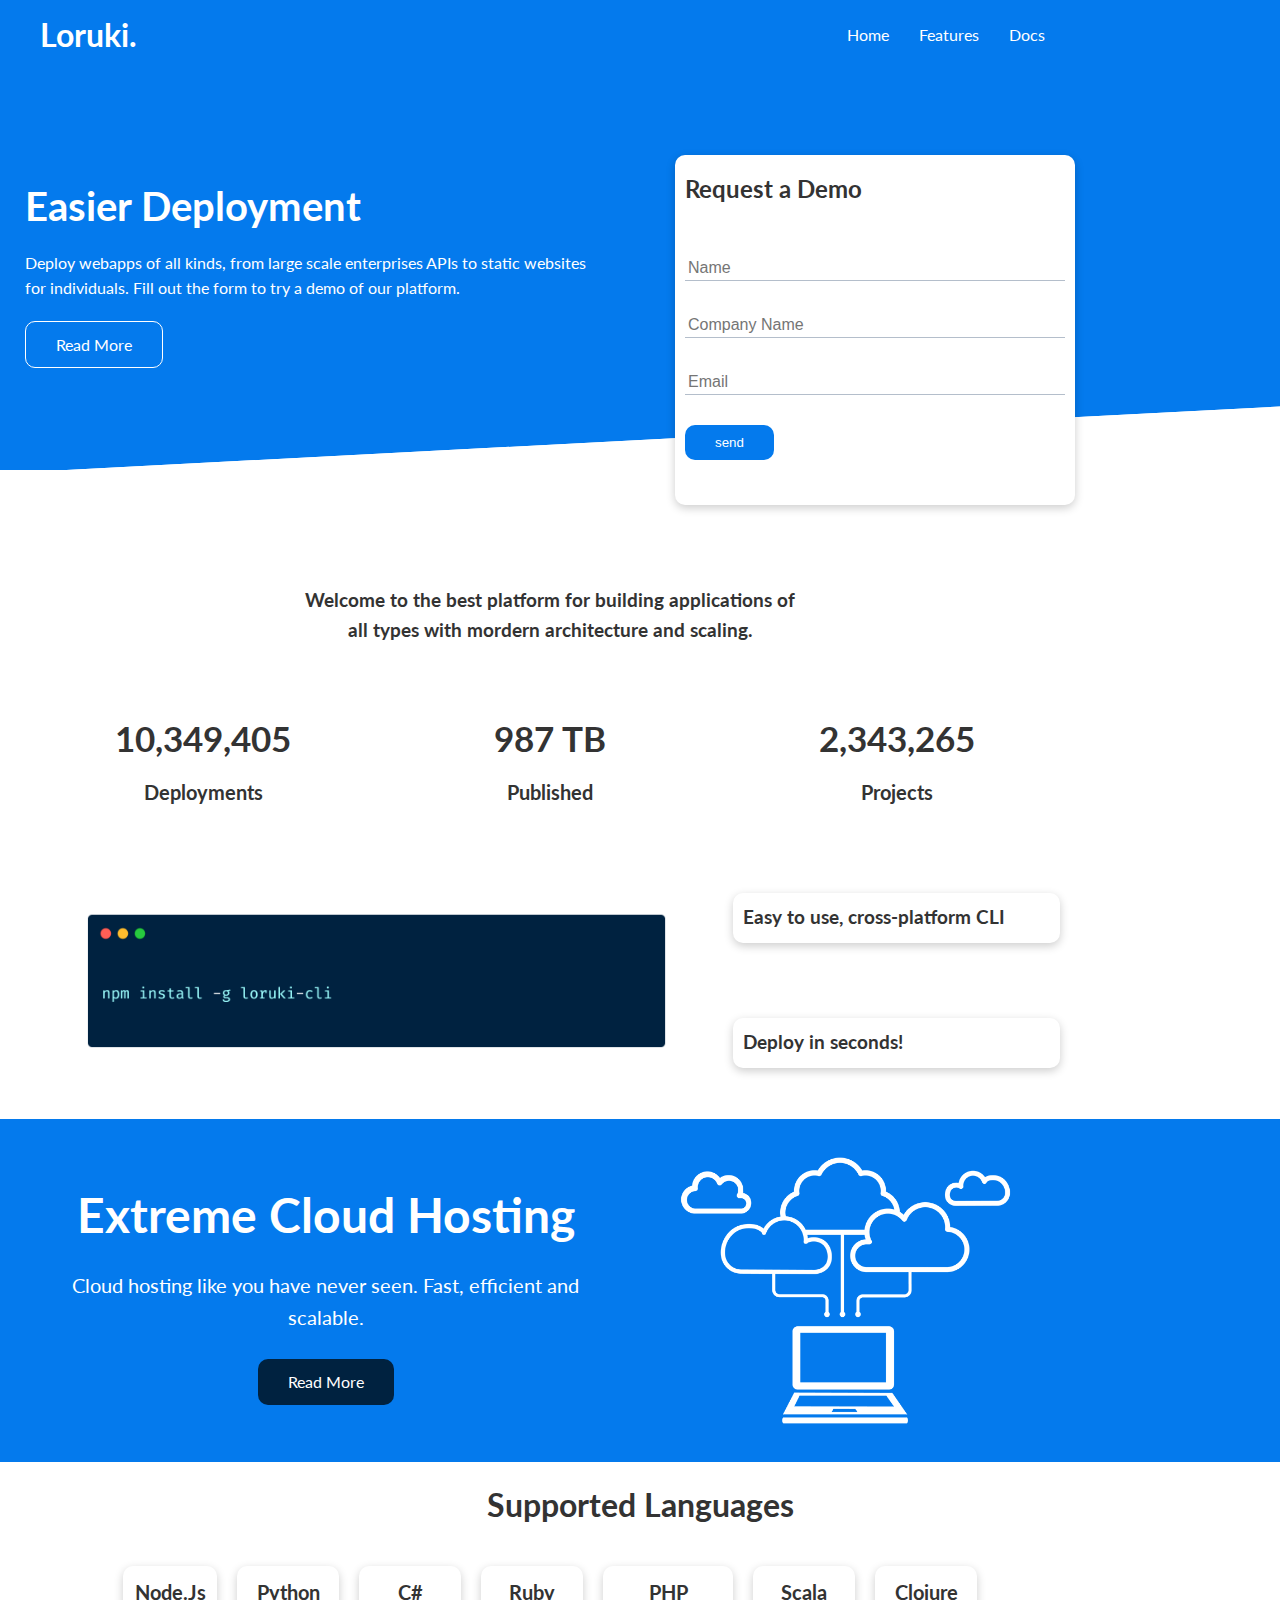
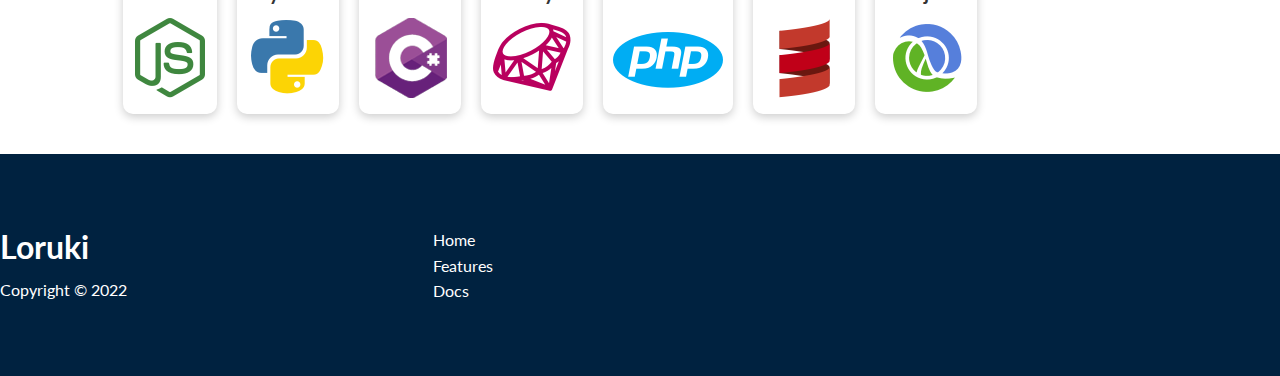
<file: index.html>
<!DOCTYPE html>
<html lang="en">
<head>
    <meta charset="UTF-8">
    <meta http-equiv="X-UA-Compatible" content="IE=edge">
    <meta name="viewport" content="width=device-width, initial-scale=1.0">
    <link rel="stylesheet" href="https://cdnjs.cloudflare.com/ajax/libs/font-awesome/6.0.0-beta3/css/all.min.css" integrity="sha512-Fo3rlrZj/k7ujTnHg4CGR2D7kSs0v4LLanw2qksYuRlEzO+tcaEPQogQ0KaoGN26/zrn20ImR1DfuLWnOo7aBA==" crossorigin="anonymous" referrerpolicy="no-referrer" />
    <link rel="stylesheet" href="css/style.css">
    <link rel="stylesheet" href="css/utilities.css">
    <title>Loruki | Cloud Hosting For Everyone</title>
</head>
<body>
    <!--NAVBAR-->
    <div class="navbar">
        <div class="container flex">
            <h1 class="logo">Loruki.</h1>
            <nav>
                <ul>
                    <li><a href="index.html">Home</a></li>
                    <li><a href="features.html">Features</a></li>
                    <li><a href="docs.html">Docs</a></li>
                    
                </ul>
            </nav>
        </div>
    </div>

    <!--SHOWCASE-->
    <section class="showcase">
        <div class="container grid">
            <div class="showcase-text">
                <h1>Easier Deployment</h1>
                <p>Deploy webapps of all kinds, from large scale enterprises APIs to static websites for individuals. Fill out the form to  try a demo of our platform.</p>
                <a href="features.html" class="btn btn-outline">Read More</a>
            </div>

            <div class="showcase-form card">
                <h2>Request a Demo</h2>
                <form name="contact" method="POST" netlify-honeypot="bot-field" data-netlify="true">
                    <input type="hidden" name="form-name" value="contact">
                    <p class="hidden">
                        <label>
                          Don’t fill this out if you’re human: <input name="bot-field" />
                        </label>
                      </p>
                    <div class="form-control">
                        <input type="text" name="name" placeholder="Name" required>
                    </div>
                    <div class="form-control">
                        <input type="text" name="company" placeholder="Company Name" required>
                    </div>
                    <div class="form-control">
                        <input type="email" name="email" placeholder="Email" required>
                    </div>
                    <input type="submit" value="send" class="btn btn-primary">
                </form>
            </div>

        </div>
    </section>

    <!--STATS-->
    <section class="stats">
        <div class="container">
            <h3 class="stats-heading text-center my-1">
                Welcome to the best platform for building applications of all types with mordern architecture and scaling.
            </h3>

            <div class="grid grid-3 text-center my-4">
                <div>
                    <i class="fas fa-server fa-3x"></i>
                    <h3>10,349,405</h3>
                    <p class="text-scondary">Deployments</p>
                </div>
                <div>
                    <i class="fas fa-upload fa-3x"></i>
                    <h3>987 TB</h3>
                    <p class="text-scondary">Published</p>
                </div>
                <div>
                    <i class="fas fa-project-diagram fa-3x"></i>
                    <h3>2,343,265</h3>
                    <p class="text-scondary">Projects</p>
                </div>
            </div>
        </div>
    </section>

    <!-- CLI -->
    <section class="cli">
        <div class="container grid">
            <img src="images/cli.png" alt="Loruki Cli">
            <div class="card">
                <h3>Easy to use, cross-platform CLI</h3>
            </div>
            <div class="card">
                <h3>Deploy in seconds!</h3>
            </div>
        </div>
    </section>

    <section class="cloud bg-primary my-2 py-2">
        <div class="container grid">
            <div class="text-center">
                <h2 class="lg">Extreme Cloud Hosting</h2>
                <p class="lead my-1">Cloud hosting like you have never seen. Fast, efficient and scalable.</p>
                <a href="Docs.html" class="btn btn-dark">Read More</a>
            </div>
            <img src="images/cloud.png" alt="">
        </div>
    </section>

    <!-- LANGUAGES-->
    <section class="languages">
        <h2 class="md text-center my-2">Supported Languages</h2>
        <div class="container flex">
            <div class="card">
                <h4>Node.Js</h4>
                <img src="images/logos/node.png" alt="Node.Js">
            </div>
            
            <div class="card">
                <h4>Python</h4>
                <img src="images/logos/python.png" alt="Python">
            </div>
            
            <div class="card">
                <h4>C#</h4>
                <img src="images/logos/csharp.png" alt="C#">
            </div>
            
            <div class="card">
                <h4>Ruby</h4>
                <img src="images/logos/ruby.png" alt="Ruby">
            </div>
            
            <div class="card">
                <h4>PHP</h4>
                <img src="images/logos/php.png" alt="PHP">
            </div>
            
            <div class="card">
                <h4>Scala</h4>
                <img src="images/logos/scala.png" alt="Scala">
            </div>
            
            <div class="card">
                <h4>Clojure</h4>
                <img src="images/logos/clojure.png" alt="Clojure">
            </div>
            
        </div>
    </section>


    <!-- Footer-->
    <footer class="footer bg-dark py-5">
        <container class="grid grid-3">
            <div>
                <h1>Loruki</h1>
                <p>Copyright &copy; 2022</p>
            </div>

            <nav>
                <ul>
                    <li><a href="index.html">Home</a></li>
                    <li><a href="features.html">Features</a></li>
                    <li><a href="docs.html">Docs</a></li>
                </ul>
            </nav>

            <div class="social">
                <a href=""><i class="fab fa-github fa-2x"></i></a>
                <a href=""><i class="fab fa-facebook fa-2x"></i></a>
                <a href=""><i class="fab fa-instagram fa-2x"></i></a>
                <a href=""><i class="fab fa-twitter fa-2x"></i></a>
            </div>
        </container>
    </footer>
    
</body>
</html>
</file>
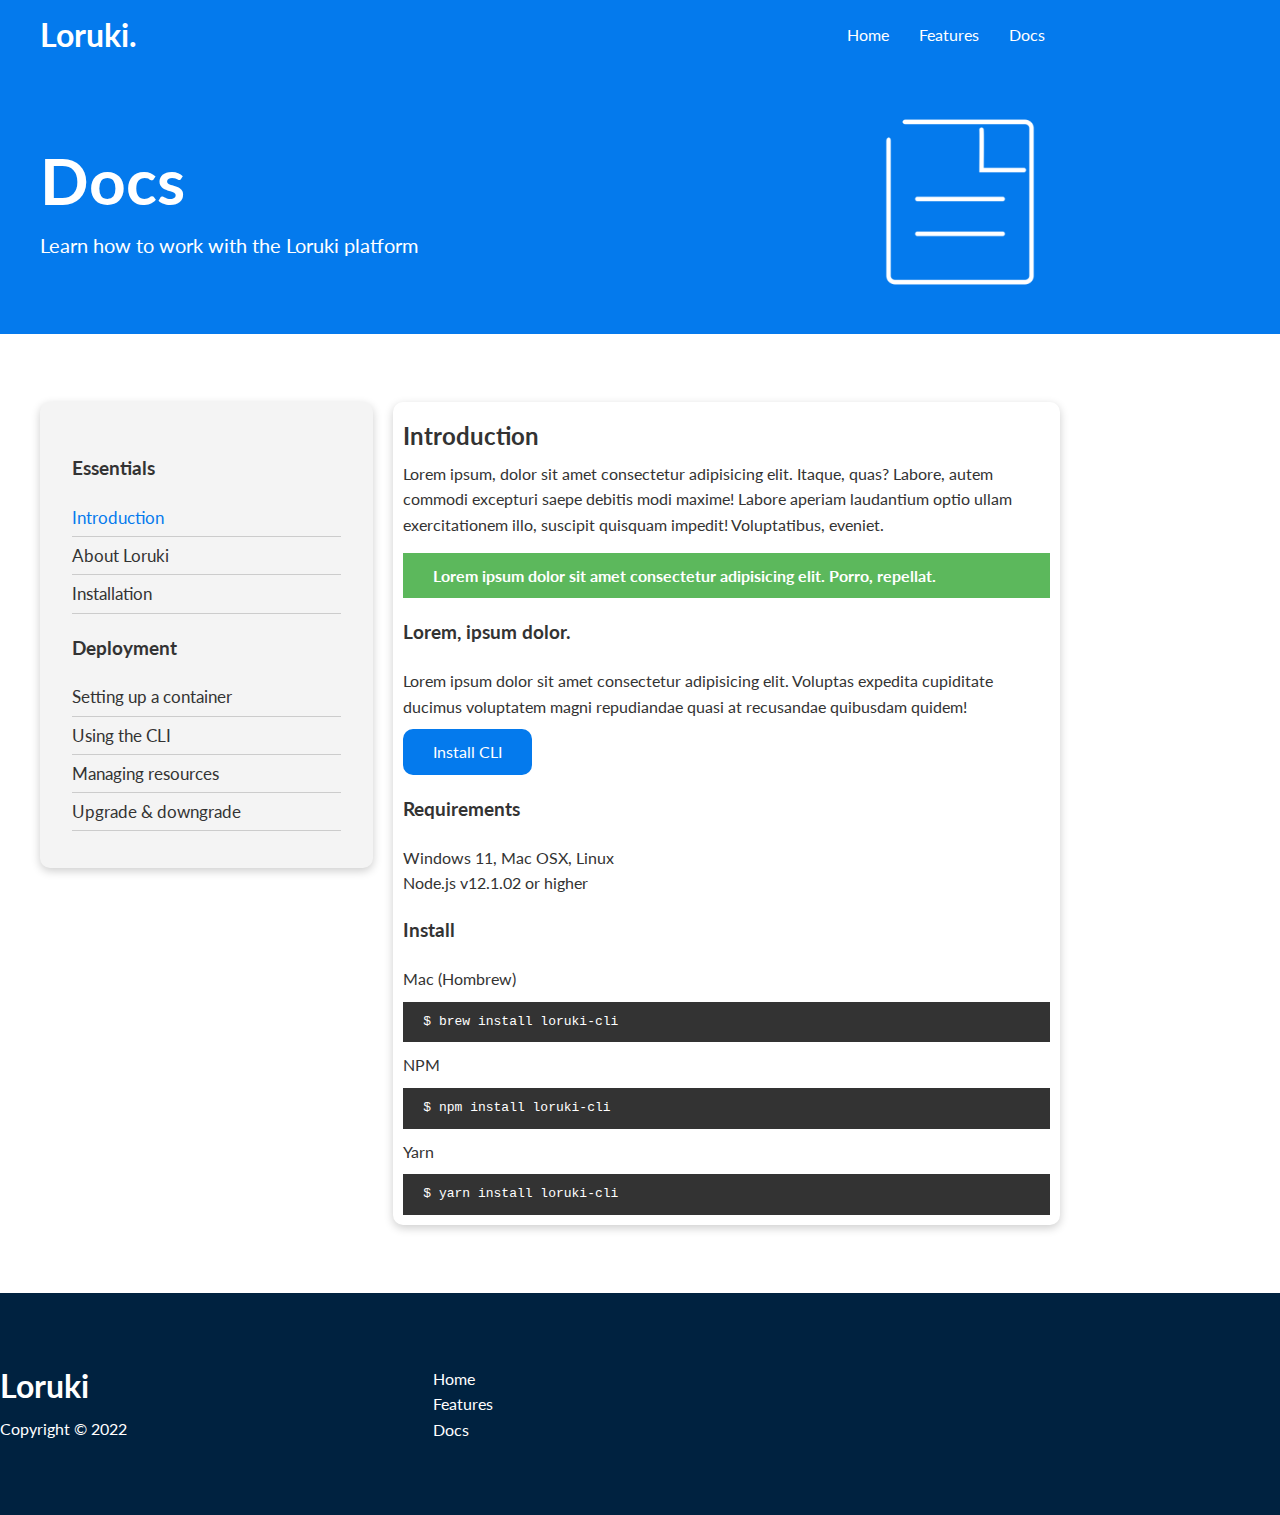
<file: docs.html>
<!DOCTYPE html>
<html lang="en">
<head>
    <meta charset="UTF-8">
    <meta http-equiv="X-UA-Compatible" content="IE=edge">
    <meta name="viewport" content="width=device-width, initial-scale=1.0">
    <link rel="stylesheet" href="https://cdnjs.cloudflare.com/ajax/libs/font-awesome/6.0.0-beta3/css/all.min.css" integrity="sha512-Fo3rlrZj/k7ujTnHg4CGR2D7kSs0v4LLanw2qksYuRlEzO+tcaEPQogQ0KaoGN26/zrn20ImR1DfuLWnOo7aBA==" crossorigin="anonymous" referrerpolicy="no-referrer" />
    <link rel="stylesheet" href="css/style.css">
    <link rel="stylesheet" href="css/utilities.css">
    <title>Loruki | Cloud Hosting For Everyone</title>
</head>
<body>
    <!--NAVBAR-->
    <div class="navbar">
        <div class="container flex">
            <h1 class="logo">Loruki.</h1>
            <nav>
                <ul>
                    <li><a href="index.html">Home</a></li>
                    <li><a href="features.html">Features</a></li>
                    <li><a href="docs.html">Docs</a></li>
                    
                </ul>
            </nav>
        </div>
    </div>

    
    <!-- Head-->

    <section class="docs-head bg-primary py-3">
        <div class="container grid">
            <div>
                <h1 class="xl">Docs</h1>
                <p class="lead">Learn how to work with the Loruki platform</p>
            </div>
            <img src="images/docs.png" alt="Server Image">
        </div>
    </section>

    <!-- Docs Main-->

    <section class="docs-main my-4">
        <div class="container grid">
            <div class="card bg-light p-3">
                <h3 class="my-2">Essentials</h3>
                <nav>
                    <ul>
                        <li><a class="text-primary"href="#">Introduction</a></li>
                        <li><a href="#">About Loruki</a></li>
                        <li><a href="#">Installation</a></li>
                    </ul>
                </nav>

                <h3 class="my-2">Deployment</h3>
                <nav>
                    <ul>
                        <li><a href="#">Setting up a container</a></li>
                        <li><a href="#">Using the CLI</a></li>
                        <li><a href="#">Managing resources</a></li>
                        <li><a href="#">Upgrade & downgrade</a></li>
                    </ul>
                </nav>
            </div>

            <div class="card">
                <h2>Introduction</h2>
                <p>Lorem ipsum, dolor sit amet consectetur adipisicing elit. Itaque, quas? Labore, autem commodi excepturi saepe debitis modi maxime! Labore aperiam laudantium optio ullam exercitationem illo, suscipit quisquam impedit! Voluptatibus, eveniet.</p>

                <div class="alert alert-success">
                    <i class="fas fa-info"></i>Lorem ipsum dolor sit amet consectetur adipisicing elit. Porro, repellat.
                </div>

                <h3>Lorem, ipsum dolor.</h3>
                <p>Lorem ipsum dolor sit amet consectetur adipisicing elit. Voluptas expedita cupiditate ducimus voluptatem magni repudiandae quasi at recusandae quibusdam quidem!</p>
                <a href="#" class="btn btn-primary">Install CLI</a>

                <h3>Requirements</h3>
                <ul>
                    <li>Windows 11, Mac OSX, Linux</li>
                    <li>Node.js v12.1.02 or higher</li>
                </ul>

                <h3>Install</h3>
                <p>Mac (Hombrew)</p>
                <pre><code>$ brew install loruki-cli</code></pre>

                <p>NPM</p>
                <pre><code>$ npm install loruki-cli</code></pre>

                <p>Yarn</p>
                <pre><code>$ yarn install loruki-cli</code></pre>





            </div>
        </div>
    </section>

   <!-- Footer-->
    <footer class="footer bg-dark py-5">
        <container class="grid grid-3">
            <div>
                <h1>Loruki</h1>
                <p>Copyright &copy; 2022</p>
            </div>

            <nav>
                <ul>
                    <li><a href="index.html">Home</a></li>
                    <li><a href="features.html">Features</a></li>
                    <li><a href="docs.html">Docs</a></li>
                </ul>
            </nav>

            <div class="social">
                <a href=""><i class="fab fa-github fa-2x"></i></a>
                <a href=""><i class="fab fa-facebook fa-2x"></i></a>
                <a href=""><i class="fab fa-instagram fa-2x"></i></a>
                <a href=""><i class="fab fa-twitter fa-2x"></i></a>
            </div>
        </container>
    </footer>
    
</body>
</html>
</file>
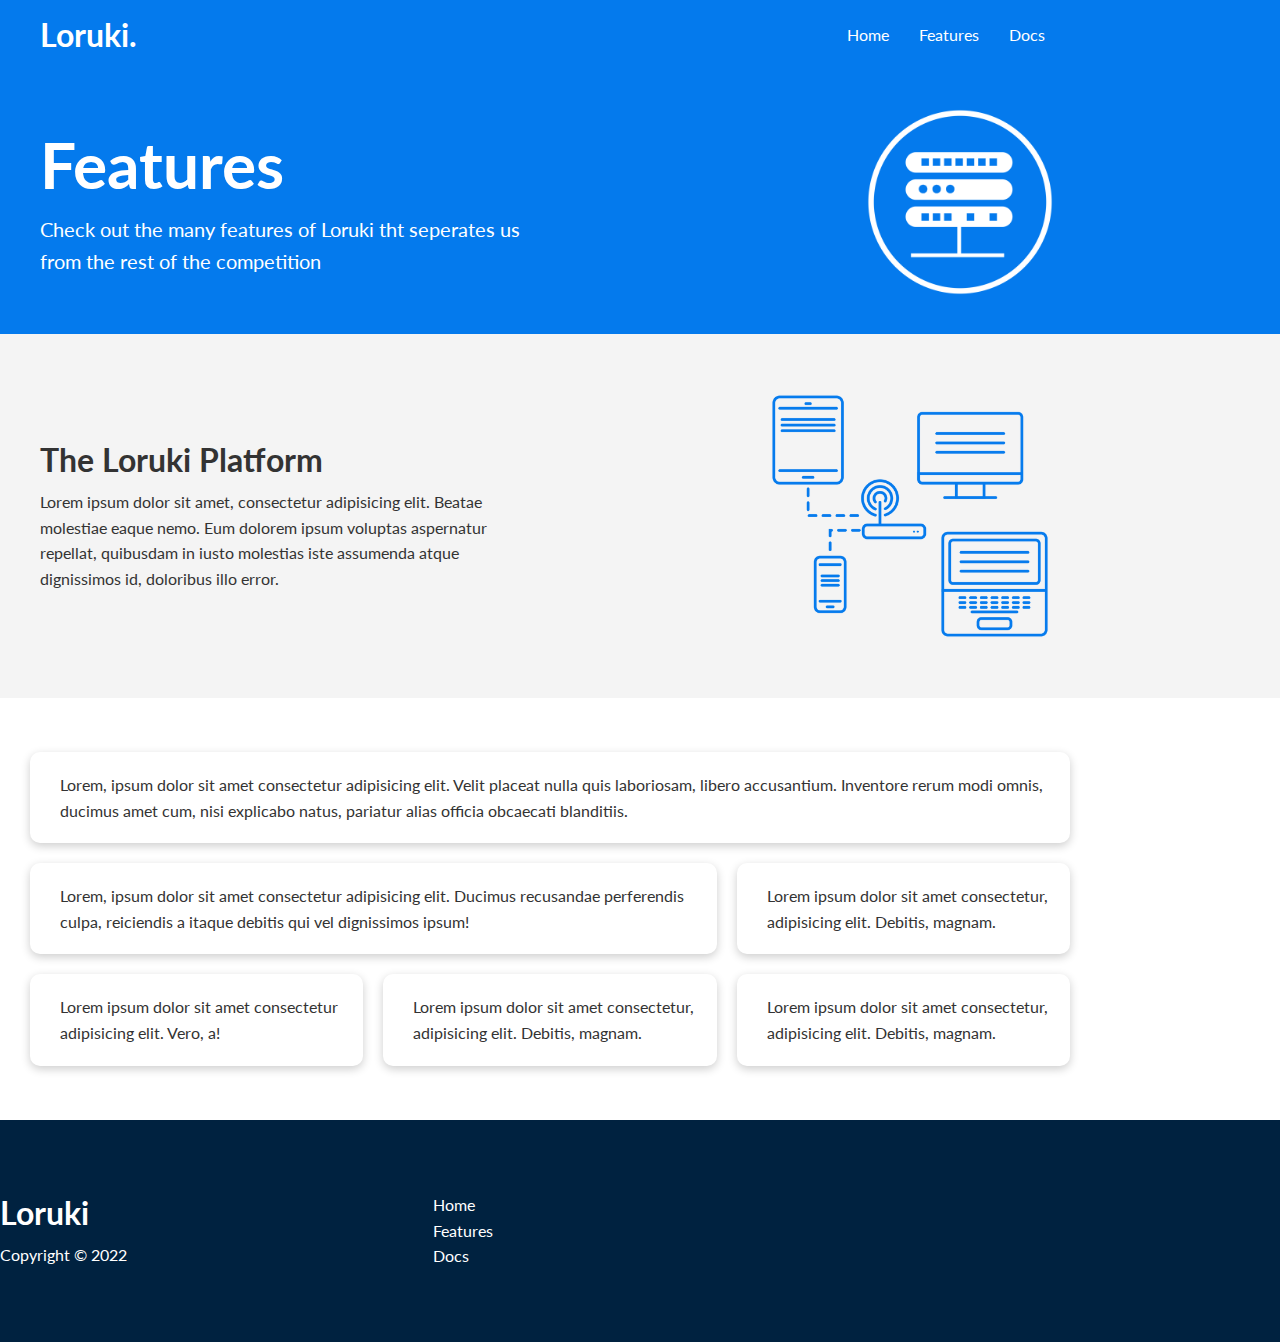
<file: features.html>
<!DOCTYPE html>
<html lang="en">
<head>
    <meta charset="UTF-8">
    <meta http-equiv="X-UA-Compatible" content="IE=edge">
    <meta name="viewport" content="width=device-width, initial-scale=1.0">
    <link rel="stylesheet" href="https://cdnjs.cloudflare.com/ajax/libs/font-awesome/6.0.0-beta3/css/all.min.css" integrity="sha512-Fo3rlrZj/k7ujTnHg4CGR2D7kSs0v4LLanw2qksYuRlEzO+tcaEPQogQ0KaoGN26/zrn20ImR1DfuLWnOo7aBA==" crossorigin="anonymous" referrerpolicy="no-referrer" />
    <link rel="stylesheet" href="css/style.css">
    <link rel="stylesheet" href="css/utilities.css">
    <title>Loruki | Cloud Hosting For Everyone</title>
</head>
<body>
    <!--NAVBAR-->
    <div class="navbar">
        <div class="container flex">
            <h1 class="logo">Loruki.</h1>
            <nav>
                <ul>
                    <li><a href="index.html">Home</a></li>
                    <li><a href="features.html">Features</a></li>
                    <li><a href="docs.html">Docs</a></li>
                    
                </ul>
            </nav>
        </div>
    </div>

    <!-- Head-->

    <section class="features-head bg-primary py-3">
        <div class="container grid">
            <div>
                <h1 class="xl">Features</h1>
                <p class="lead">Check out the many features of Loruki tht seperates us from the rest of the competition</p>
            </div>
            <img src="images/server.png" alt="Server Image">
        </div>
    </section>

    <!-- Sub Head-->
    <section class="features-sub-head bg-light py-3">
        <div class="container grid">
            <div>
                <h1 class="md">The Loruki Platform</h1>
                <p>Lorem ipsum dolor sit amet, consectetur adipisicing elit. Beatae molestiae eaque nemo. Eum dolorem ipsum voluptas aspernatur repellat, quibusdam in iusto molestias iste assumenda atque dignissimos id, doloribus illo error.</p>
            </div>
            <img src="images/server2.png" alt="Server Image">
        </div>
    </section>

    <section class="features-main my-2">
        <div class="container grid grid-3">
            <div class="card flex">
                <i class="fas fa-server fa-3x"></i>
                <p>Lorem, ipsum dolor sit amet consectetur adipisicing elit. Velit placeat nulla quis laboriosam, libero accusantium. Inventore rerum modi omnis, ducimus amet cum, nisi explicabo natus, pariatur alias officia obcaecati blanditiis.</p>
            </div>
            <div class="card flex">
                <i class="fas fa-network-wired fa-3x"></i>
                <p>  Lorem, ipsum dolor sit amet consectetur adipisicing elit. Ducimus
                    recusandae perferendis culpa, reiciendis a itaque debitis qui vel
                    dignissimos ipsum!</p>
            </div>
            <div class="card flex">
                <i class="fas fa-laptop-code fa-3x"></i>
                <p>  Lorem ipsum dolor sit amet consectetur, adipisicing elit. Debitis,
                    magnam.</p>
            </div>
            <div class="card flex">
                <i class="fas fa-database fa-3x"></i>
                <p>Lorem ipsum dolor sit amet consectetur adipisicing elit. Vero, a!</p>
            </div>
            <div class="card flex">
                <i class="fas fa-power-off fa-3x"></i>
                <p>Lorem ipsum dolor sit amet consectetur, adipisicing elit. Debitis,
                    magnam.</p>
            </div>
            <div class="card flex">
                <i class="fas fa-upload fa-3x"></i>
                <p>Lorem ipsum dolor sit amet consectetur, adipisicing elit. Debitis,
                    magnam.</p>
            </div>
        </div>
    </section>

  
   


    <!-- Footer-->
    <footer class="footer bg-dark py-5">
        <container class="grid grid-3">
            <div>
                <h1>Loruki</h1>
                <p>Copyright &copy; 2022</p>
            </div>

            <nav>
                <ul>
                    <li><a href="index.html">Home</a></li>
                    <li><a href="features.html">Features</a></li>
                    <li><a href="docs.html">Docs</a></li>
                </ul>
            </nav>

            <div class="social">
                <a href=""><i class="fab fa-github fa-2x"></i></a>
                <a href=""><i class="fab fa-facebook fa-2x"></i></a>
                <a href=""><i class="fab fa-instagram fa-2x"></i></a>
                <a href=""><i class="fab fa-twitter fa-2x"></i></a>
            </div>
        </container>
    </footer>
    
</body>
</html>
</file>
<file: css/style.css>
@import url('https://fonts.googleapis.com/css2?family=Lato:wght@300&display=swap');

:root{
    --primary-color: #047aed;
    --secondary-color: #1c3fa8;
    --dark-color: #002240;
    --light-color: #f4f4f4;
    --success-color: #5cb85c;
    --error-color: #d9534f;
}

*{
    box-sizing: border-box;
    padding: 0;
    margin: 0;
}

body{
    font-family: 'lato', sans-serif;
    color: #333;
    line-height: 1.6;
    margin: auto;
    
}

ul{
    list-style-type: none;
}
 a{
     text-decoration: none;
     color: #333;
 }

 h1, h2{
     font-weight: 300px;
     line-height: 1.2;
     margin: 10px 0;
 }

 p{
     margin: 10px 0;
 }

 img{
     width: 100%;
 }

 code, pre {
     background-color: #333;
     color: #fff;
     padding: 10px;
 }

 .hidden{
     visibility: hidden;
     height: 0;
 }


 /* NAVBAR */

 .navbar{
     background-color: var(--primary-color);
     color: #fff;
     height: 70px;
 }

 .navbar ul{
     display: flex;
 }

.navbar a{
    color: #fff;
    padding: 10px;
    margin: 0 5px;
}

.navbar a:hover{
    border-bottom: 2px #fff solid;
}

 .navbar .flex{
     justify-content: space-between;
 }

 /* SHOWCASE */
.showcase{
    height: 400px;
    background-color: var(--primary-color);
    color: #fff;
    position: relative;
}

.showcase h1{
    font-size: 40px;
}

.showcase p{
    margin: 20px 0;
}

.showcase .grid{
    overflow: visible;
    grid-template-columns: 55% 45%;
    gap: 30px;
}

.showcase-text {
    animation: slideInFromLeft 1s ease-in;
}

.showcase-form{
    position: relative;
    top: 60px;
    height: 350px;
    width: 400px;
    padding: 40px;
    z-index: 100;
    justify-self: flex-end;
    animation: slideInFromRight 1s ease-in;
}

.showcase-form .form-control{
    margin: 30px 0;
}

.showcase-form input[type='text'],
.showcase-form input[type='email']{
    border: 0;
    border-bottom: 1px solid #b4becb;
    width: 100%;
    padding: 3px;
    font-size: 16px;
}

.showcase-form input:focus{
    outline: none;
}

.showcase::before, .showcase::after {
    content: '';
    position: absolute;
    height: 100px;
    bottom: -70px;
    right: 0;
    left: 0;
    background: #fff;
    transform: skewY(-3deg);
    -webkit-transform: skewY(-3deg);
    -moz-transform: skewY(-3deg);
    -ms-transform: skewY(-3deg);
}

/* STATS */
.stats {
    padding-top: 100px;
    animation: slideInFromBottom 1s ease-in;
}

.stats-heading {
    max-width: 500px;
    margin: auto;
}

.stats .grid h3 {
    font-size: 35px;
}
.stats .grid p {
    font-size: 20px;
    font-weight: bold;
}

/* CLI */
.cli .grid {
    grid-template-columns: repeat(3, 1fr);
    grid-template-rows: repeat(2, 1fr);
}

.cli .grid > *:first-child {
    grid-column: 1/ span 2;
    grid-row: 1/ span 2;
}

/* CLOUD */
.cloud .grid {
    grid-template-columns: 4fr 3fr;
}

/* LANGUAGES */

.languages .flex {
    flex-wrap: wrap;
}

.languages .card {
    text-align: center;
    margin: 18px 10px 40px;
    transition: transform 0.2s ease-in;
}

.languages .card h4 {
    font-size: 20px;
    margin-bottom: 10px;
}

.languages .card:hover{
    transform: translateY(-15px);
}

/* Features */
.features-head img {
    width: 200px;
    justify-self: flex-end;
}

.features-sub-head img{
    width: 300px;
    justify-self: flex-end;
}

.features-main .card > i {
    margin-right: 20px;
}

.features-main .grid {
    padding: 30px;
}


.features-main .grid>*:first-child {
    grid-column: 1/span 3;
}

.features-main .grid>*:nth-child(2) {
    grid-column: 1/span 2;
}


/*DOCS */
.docs-head img {
    width: 200px;
    justify-self: flex-end;
}

.docs-main h3 {
    margin: 20px 0;
}

.docs-main .grid {
    grid-template-columns: 1fr 2fr;
    align-items: flex-start;
}

.docs-main .grid .card {
    margin: 20px 0;

}

.docs-main nav li {
    font-size: 17px;
    padding-bottom: 5px;
    margin-bottom: 5px;
    border-bottom: 1px #ccc solid;
}

.docs-main a:hover{
    font-weight: bold;
}




/* Footer */
.footer .social a{
    margin: 0 10px;
}


/* Animations */
@keyframes slideInFromLeft {
    0% {
        transform: translateX(-100%);
    }
    100% {
        transform: translateX(0);
    }
}

@keyframes slideInFromRight {
    0% {
        transform: translateX(100%);
    }
    100% {
        transform: translateX(0);
    }
}

@keyframes slideInFromTop {
    0% {
        transform: translateY(-100%);
    }
    100% {
        transform: translateY(0);
    }
}
@keyframes slideInFromBottom {
    0% {
        transform: translateY(100%);
    }
    100% {
        transform: translateY(0);
    }
}


/* Tablets and under */
@media(max-width: 768px) {
   .grid, 
   .showcase .grid,
   .stats .grid,
   .cli .grid,
   .cloud .grid,
   .features-head .grid,
   .features-sub-head .grid,
   .features-main .grid,
   .docs-main .grid {
       grid-template-columns: 1fr;
       grid-template-rows: 1fr;
   }

   .showcase {
       height: auto;
   }

   .showcase-text {
    text-align: center; 
    margin-top: 40px;
 }

 .showcase-form {
     justify-self: center;
     margin: auto;
 }

 .cli .grid > *:first-child {
    grid-column: 1;
    grid-row: 1;
}
.cli .grid>*:last-child {
    margin-bottom: 10px;
}

.features-head,
.features-sub-head,
.docs-head {
    text-align: center;
}

.features-head img,
.features-sub-head img,
.docs-head img {
    justify-self: center;
}

.features-main .grid > *:first-child,
.features-main .grid > *:nth-child(2) {
    grid-column: 1;
}

}


/* Mobile */
@media(max-width: 500px) {
    .navbar{
        height: 110px;
    }   
    .navbar .flex{
        flex-direction: column;
    }
    .navbar ul {
        padding: 10px;
        background-color: rgba(0, 0, 0, 0.1);
    }
}
</file>
<file: css/utilities.css>
/* UTILITIES */
 .container{
    max-width: 1100px;
    padding: 0 auto;
    overflow: auto;
    padding: 0 40px;
}

.card{
   background-color: #fff;
   color: #333;
   border-radius: 10px;
   box-shadow: 0 3px 10px rgba(0,  0, 0, 0.2);
   padding: 20px;
   padding: 10px;
}

.btn{
    display: inline-block;
    padding: 10px 30px;
    cursor: pointer;
    background: var(--primary-color);
    color: #fff;
    border: none;
    border-radius: 10px;
}

.btn-outline{
    background-color: transparent;
    border: 1px #fff solid;
}

.btn:hover{
    transform: scale(0.98);
}

/* BACKGROUNDS & COLORED BUTTONS */
.bg-primary, .btn-primary{
    background-color: var(--primary-color);
    color: white;
}
.bg-secondary, .btn-secondary{
    background-color: var(--secondary-color);
    color: white;
}
.bg-dark, .btn-dark{
    background-color: var(--dark-color);
    color: white;
}
.bg-light, .btn-light{
    background-color: var(--light-color);
    color: #333;
}

.bg-primary a, .btn-primary a,
.bg-secondary a, .btn-secondary a,
.bg-dark a, .btn-dark a {
    color: white;
}

/* Text Colors */
.text-primary{
    color: var(--primary-color);
   
}
.text-secondary{
    color: var(--secondary-color);
    
}
.text-dark{
    color: var(--dark-color);
   
}
.text-light{
    color: var(--light-color);
   
}


/* TEXT SIZES */
.lead{
    font-size: 20px;
}

.sm{
    font-size: 1rem;
}

.md{
    font-size: 2rem;
}

.lg{
    font-size: 3rem;
}

.xl{
    font-size: 4rem;
}


.text-center {
    text-align: center;
}

/* Alert */
.alert{
    background-color: var(--light-color);
    padding: 10px 20px;
    font-weight: bold;
    margin: 15px 0;
}

.alert i {
    margin-right: 10px;
}

.alert-success {
    background-color: var(--success-color);
    color: #fff;
}

.alert-error {
    background-color: var(--error-color);
    color: #fff;
}



.flex{
    display: flex;
    justify-content: center;
    align-items: center;
    height: 100%;
}

.grid{
    display: grid;
    grid-template-columns: repeat(2, 1fr);
    gap: 20px;
    justify-content: center;
    align-items: center;
    height: 100%;
}

.grid-3{
   grid-template-columns: repeat(3, 1fr);
}

/* MARGINS */
.my-1 {
    padding: 1rem 0;
}
.my-2 {
    margin: 1.5rem 0;
}
.my-3 {
    margin: 2rem 0;
}
.my-4 {
    margin: 3rem 0;
}
.my-5 {
    margin: 4rem 0;
}

.m-1 {
    margin: 1rem;
}
.m-2 {
    margin: 1.5rem;
}
.m-3 {
    margin: 2rem;
}
.m-4 {
    margin: 3rem;
}
.m-5 {
    margin: 4rem;
}



/* PADDING */
.py-1 {
    padding: 1rem 0;
}
.py-2 {
    padding: 1.5rem 0;
}
.py-3 {
    padding: 2rem 0;
}
.py-4 {
    padding: 3rem 0;
}
.py-5 {
    padding: 4rem 0;
}

.p-1 {
    padding: 1rem;
}
.p-2 {
    padding: 1.5rem;
}
.p-3 {
    padding: 2rem;
}
.p-4 {
    padding: 3rem;
}
.p-5 {
    padding: 4rem;
}
</file>
